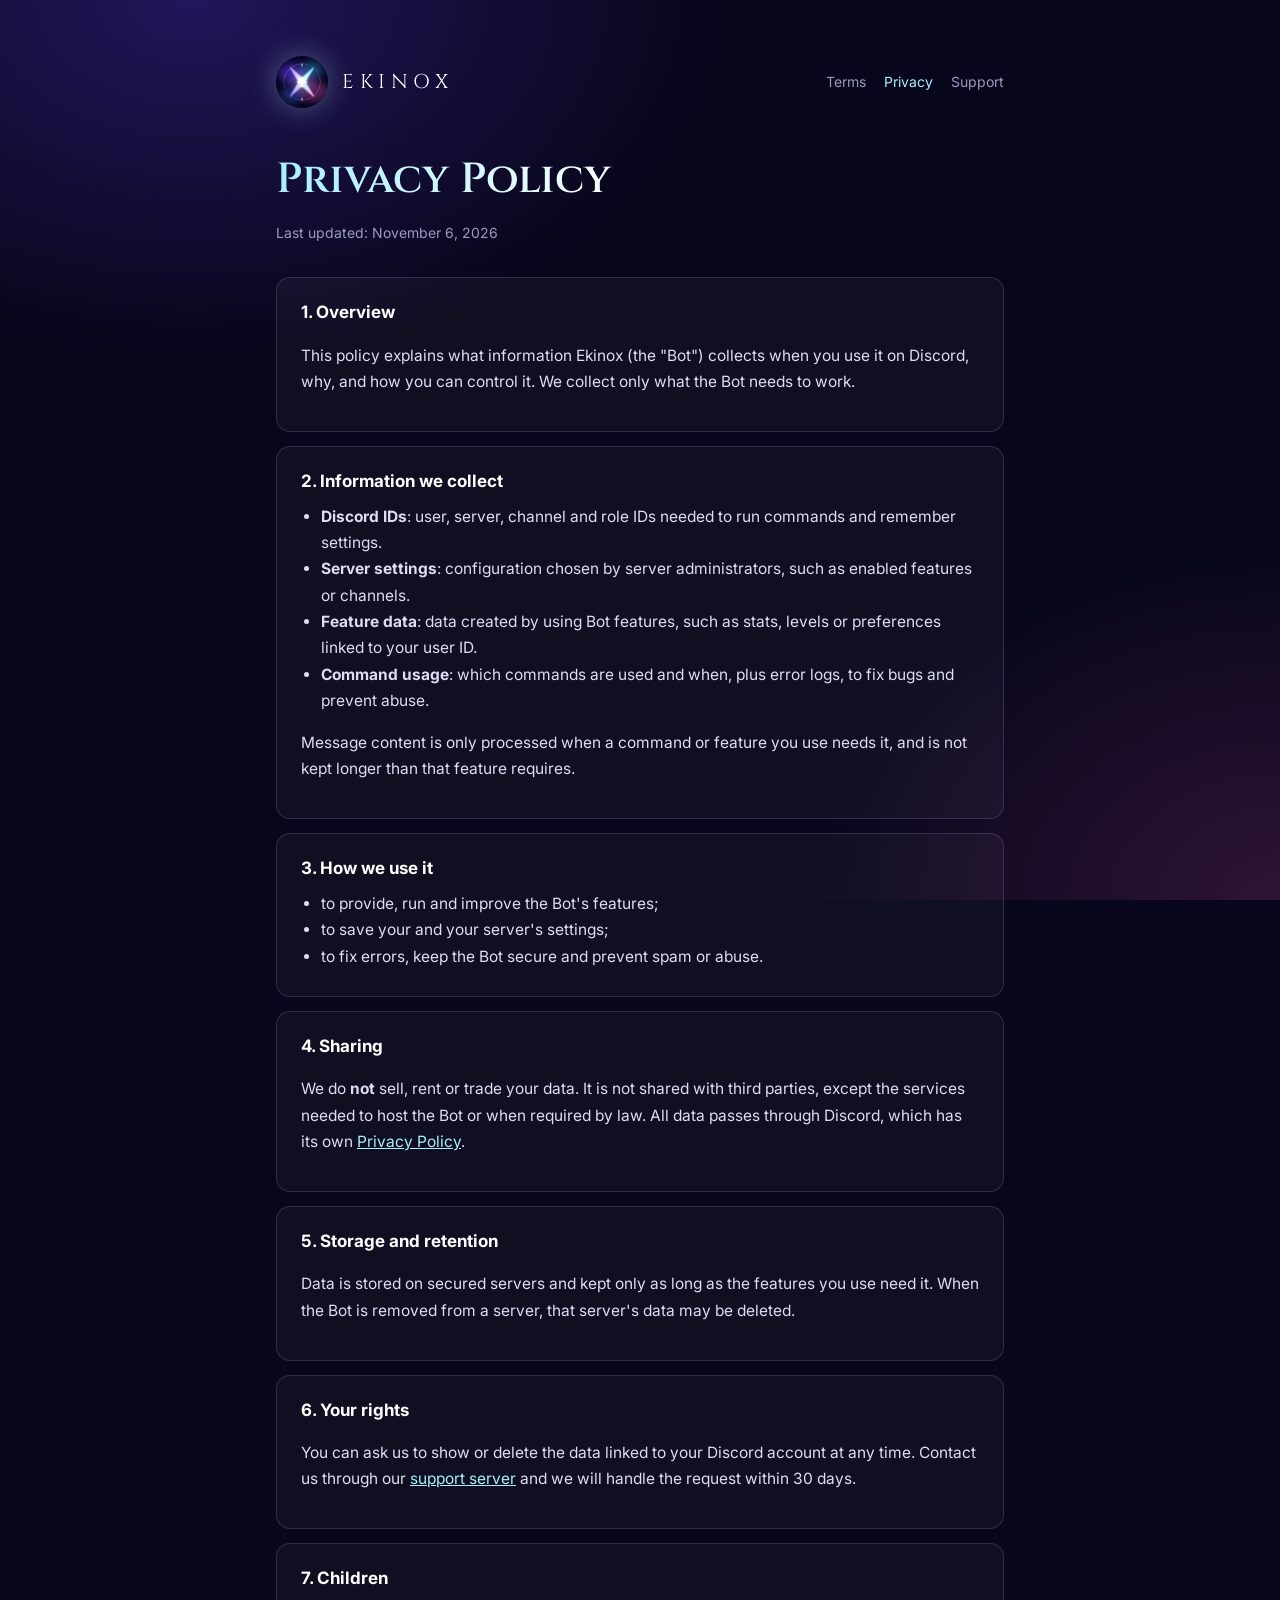
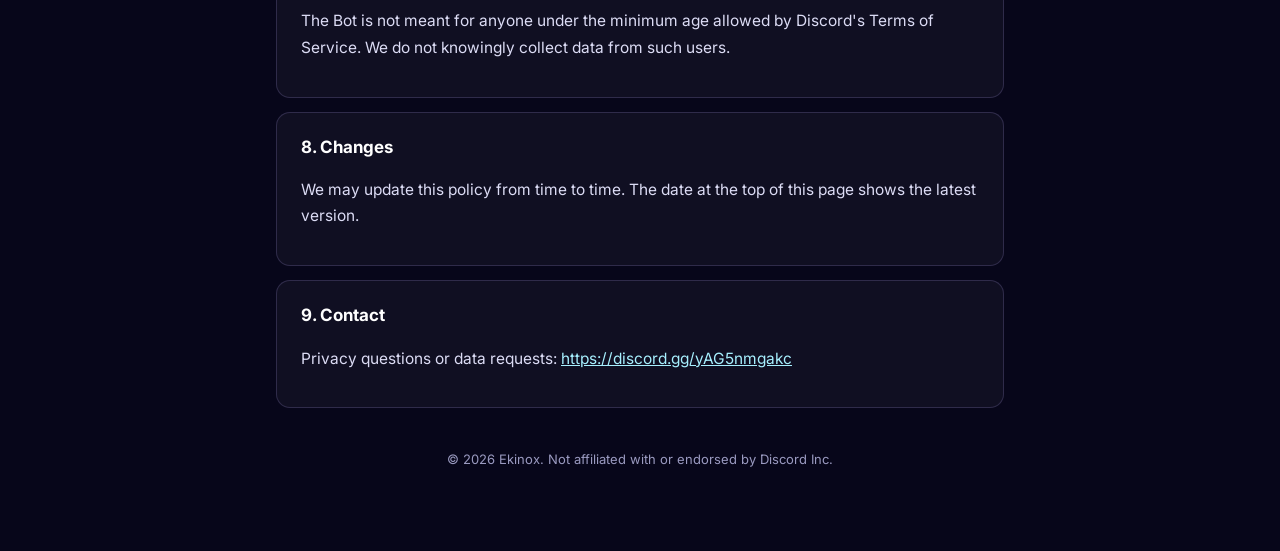
<file: privacy.html>
<!doctype html><html lang="en"><head><meta charset="utf-8"><meta name="viewport" content="width=device-width,initial-scale=1">
<title>Ekinox - Privacy Policy</title><link rel="icon" href="icon.png">
<link href="https://fonts.googleapis.com/css2?family=Cinzel:wght@600&family=Inter:wght@400;600&display=swap" rel="stylesheet">
<link rel="stylesheet" href="style.css"></head><body><div class="wrap">
<header><img src="icon.png" alt="Ekinox"><a class="brand" href="index.html">EKINOX</a>
<nav><a href="terms.html">Terms</a><a href="privacy.html" aria-current="page">Privacy</a><a href="https://discord.gg/yAG5nmgakc">Support</a></nav></header>
<h1>Privacy Policy</h1><div class="date">Last updated: November 6, 2026</div>
<section><h2>1. Overview</h2><p>This policy explains what information Ekinox (the "Bot") collects when you use it on Discord, why, and how you can control it. We collect only what the Bot needs to work.</p></section>
<section><h2>2. Information we collect</h2><ul><li><b>Discord IDs</b>: user, server, channel and role IDs needed to run commands and remember settings.</li><li><b>Server settings</b>: configuration chosen by server administrators, such as enabled features or channels.</li><li><b>Feature data</b>: data created by using Bot features, such as stats, levels or preferences linked to your user ID.</li><li><b>Command usage</b>: which commands are used and when, plus error logs, to fix bugs and prevent abuse.</li></ul><p>Message content is only processed when a command or feature you use needs it, and is not kept longer than that feature requires.</p></section>
<section><h2>3. How we use it</h2><ul><li>to provide, run and improve the Bot's features;</li><li>to save your and your server's settings;</li><li>to fix errors, keep the Bot secure and prevent spam or abuse.</li></ul></section>
<section><h2>4. Sharing</h2><p>We do <b>not</b> sell, rent or trade your data. It is not shared with third parties, except the services needed to host the Bot or when required by law. All data passes through Discord, which has its own <a href="https://discord.com/privacy">Privacy Policy</a>.</p></section>
<section><h2>5. Storage and retention</h2><p>Data is stored on secured servers and kept only as long as the features you use need it. When the Bot is removed from a server, that server's data may be deleted.</p></section>
<section><h2>6. Your rights</h2><p>You can ask us to show or delete the data linked to your Discord account at any time. Contact us through our <a href="https://discord.gg/yAG5nmgakc">support server</a> and we will handle the request within 30 days.</p></section>
<section><h2>7. Children</h2><p>The Bot is not meant for anyone under the minimum age allowed by Discord's Terms of Service. We do not knowingly collect data from such users.</p></section>
<section><h2>8. Changes</h2><p>We may update this policy from time to time. The date at the top of this page shows the latest version.</p></section>
<section><h2>9. Contact</h2><p>Privacy questions or data requests: <a href="https://discord.gg/yAG5nmgakc">https://discord.gg/yAG5nmgakc</a></p></section>
<footer>&copy; 2026 Ekinox. Not affiliated with or endorsed by Discord Inc.</footer></div></body></html>
</file>
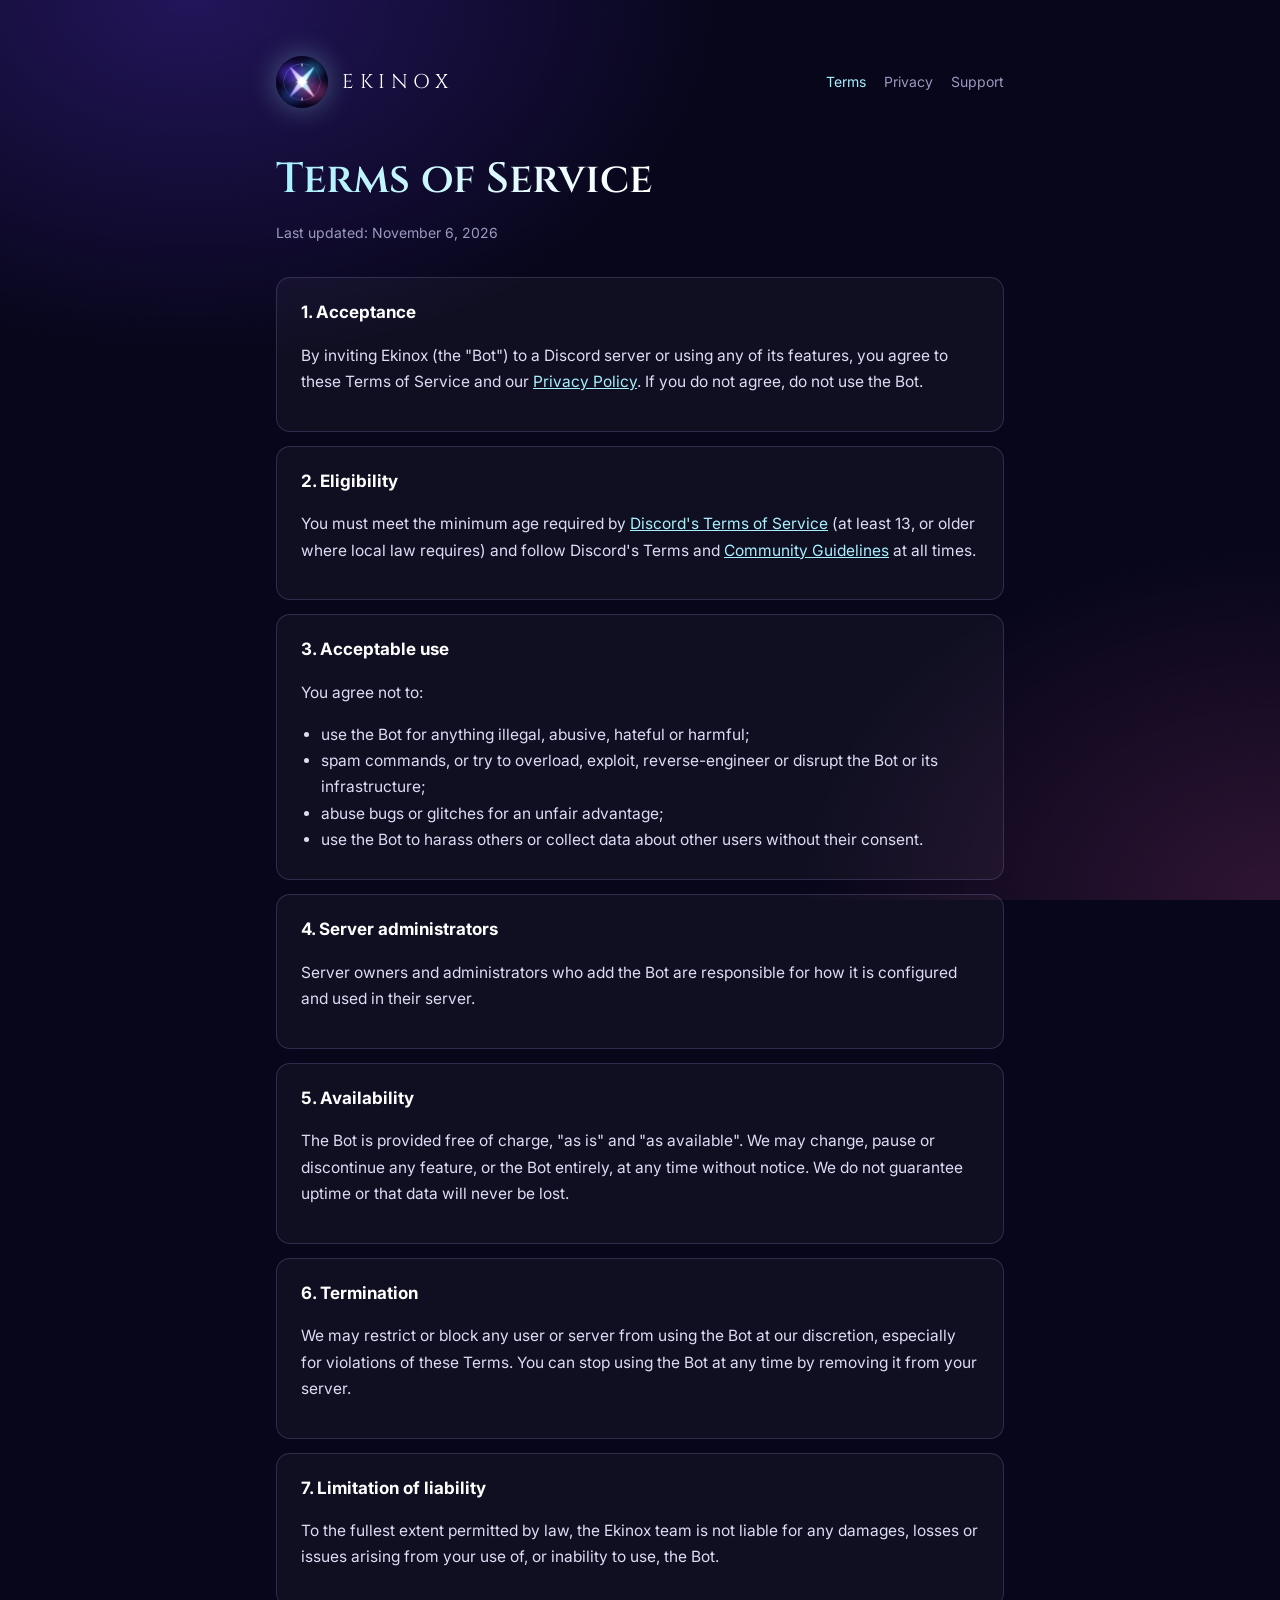
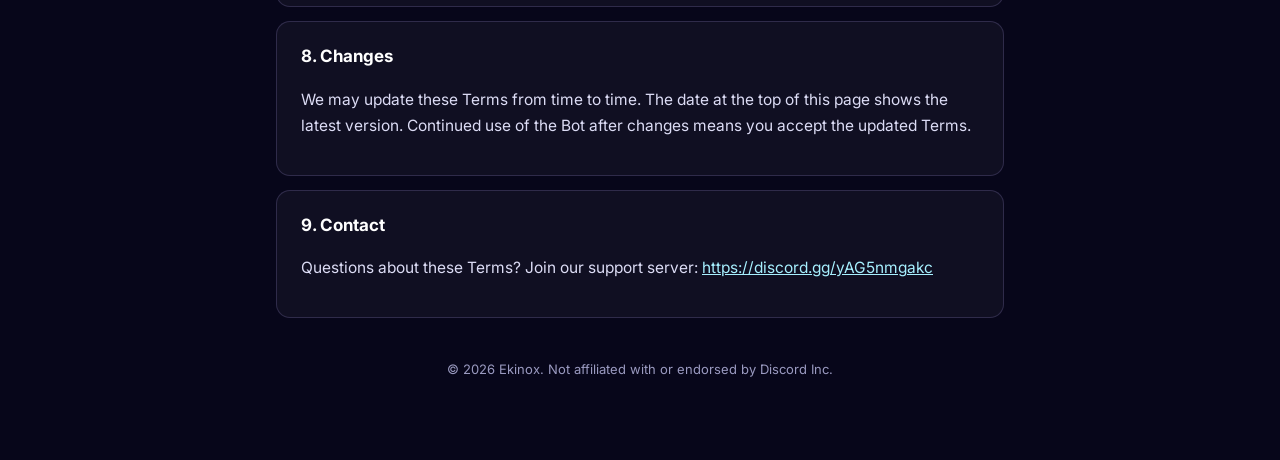
<file: terms.html>
<!doctype html><html lang="en"><head><meta charset="utf-8"><meta name="viewport" content="width=device-width,initial-scale=1">
<title>Ekinox - Terms of Service</title><link rel="icon" href="icon.png">
<link href="https://fonts.googleapis.com/css2?family=Cinzel:wght@600&family=Inter:wght@400;600&display=swap" rel="stylesheet">
<link rel="stylesheet" href="style.css"></head><body><div class="wrap">
<header><img src="icon.png" alt="Ekinox"><a class="brand" href="index.html">EKINOX</a>
<nav><a href="terms.html" aria-current="page">Terms</a><a href="privacy.html">Privacy</a><a href="https://discord.gg/yAG5nmgakc">Support</a></nav></header>
<h1>Terms of Service</h1><div class="date">Last updated: November 6, 2026</div>
<section><h2>1. Acceptance</h2><p>By inviting Ekinox (the "Bot") to a Discord server or using any of its features, you agree to these Terms of Service and our <a href="privacy.html">Privacy Policy</a>. If you do not agree, do not use the Bot.</p></section>
<section><h2>2. Eligibility</h2><p>You must meet the minimum age required by <a href="https://discord.com/terms">Discord's Terms of Service</a> (at least 13, or older where local law requires) and follow Discord's Terms and <a href="https://discord.com/guidelines">Community Guidelines</a> at all times.</p></section>
<section><h2>3. Acceptable use</h2><p>You agree not to:</p><ul><li>use the Bot for anything illegal, abusive, hateful or harmful;</li><li>spam commands, or try to overload, exploit, reverse-engineer or disrupt the Bot or its infrastructure;</li><li>abuse bugs or glitches for an unfair advantage;</li><li>use the Bot to harass others or collect data about other users without their consent.</li></ul></section>
<section><h2>4. Server administrators</h2><p>Server owners and administrators who add the Bot are responsible for how it is configured and used in their server.</p></section>
<section><h2>5. Availability</h2><p>The Bot is provided free of charge, "as is" and "as available". We may change, pause or discontinue any feature, or the Bot entirely, at any time without notice. We do not guarantee uptime or that data will never be lost.</p></section>
<section><h2>6. Termination</h2><p>We may restrict or block any user or server from using the Bot at our discretion, especially for violations of these Terms. You can stop using the Bot at any time by removing it from your server.</p></section>
<section><h2>7. Limitation of liability</h2><p>To the fullest extent permitted by law, the Ekinox team is not liable for any damages, losses or issues arising from your use of, or inability to use, the Bot.</p></section>
<section><h2>8. Changes</h2><p>We may update these Terms from time to time. The date at the top of this page shows the latest version. Continued use of the Bot after changes means you accept the updated Terms.</p></section>
<section><h2>9. Contact</h2><p>Questions about these Terms? Join our support server: <a href="https://discord.gg/yAG5nmgakc">https://discord.gg/yAG5nmgakc</a></p></section>
<footer>&copy; 2026 Ekinox. Not affiliated with or endorsed by Discord Inc.</footer></div></body></html>
</file>
<file: style.css>
:root{--bg:#07061a;--card:rgba(255,255,255,.04);--line:rgba(190,170,255,.18);--text:#dcdcf5;--muted:#9a9ac0;--accent:#a7f0ff;--accent2:#d6b8ff}
*{box-sizing:border-box}
body{margin:0;font-family:Inter,system-ui,-apple-system,"Segoe UI",sans-serif;line-height:1.7;color:var(--text);
background:radial-gradient(900px 600px at 15% 0%,rgba(106,60,255,.28),transparent 60%),radial-gradient(800px 600px at 100% 100%,rgba(255,95,184,.16),transparent 60%),var(--bg);background-attachment:fixed;min-height:100vh}
.wrap{max-width:760px;margin:0 auto;padding:56px 16px 80px}
header{display:flex;align-items:center;gap:14px;margin-bottom:36px;flex-wrap:wrap}
header img{width:52px;height:52px;border-radius:50%;box-shadow:0 0 28px rgba(167,240,255,.35)}
.brand{font-family:Cinzel,serif;letter-spacing:.28em;font-size:20px;color:#fff;text-decoration:none}
nav{margin-left:auto;display:flex;gap:18px;font-size:14px}
nav a{color:var(--muted);text-decoration:none}
nav a:hover,nav a[aria-current]{color:var(--accent)}
h1{font-family:Cinzel,serif;font-weight:600;font-size:clamp(28px,6vw,42px);margin:0 0 6px;background:linear-gradient(90deg,var(--accent),#fff,var(--accent2));-webkit-background-clip:text;background-clip:text;color:transparent}
.date{color:var(--muted);font-size:14px;margin-bottom:32px}
section{background:var(--card);border:1px solid var(--line);border-radius:14px;padding:20px 24px;margin:14px 0}
h2{font-size:17px;color:#fff;margin:0 0 8px}
p,li{font-size:15.5px}
ul{padding-left:20px;margin:6px 0}
a{color:var(--accent)}
.cards{display:grid;gap:14px;grid-template-columns:repeat(auto-fit,minmax(240px,1fr));margin-top:24px}
.cards a{display:block;padding:24px;border:1px solid var(--line);border-radius:14px;background:var(--card);text-decoration:none;color:#fff;font-weight:600}
.cards a:hover{border-color:var(--accent)}
.cards span{display:block;color:var(--muted);font-size:14px;font-weight:400;margin-top:4px}
footer{margin-top:40px;color:var(--muted);font-size:13px;text-align:center}
</file>
